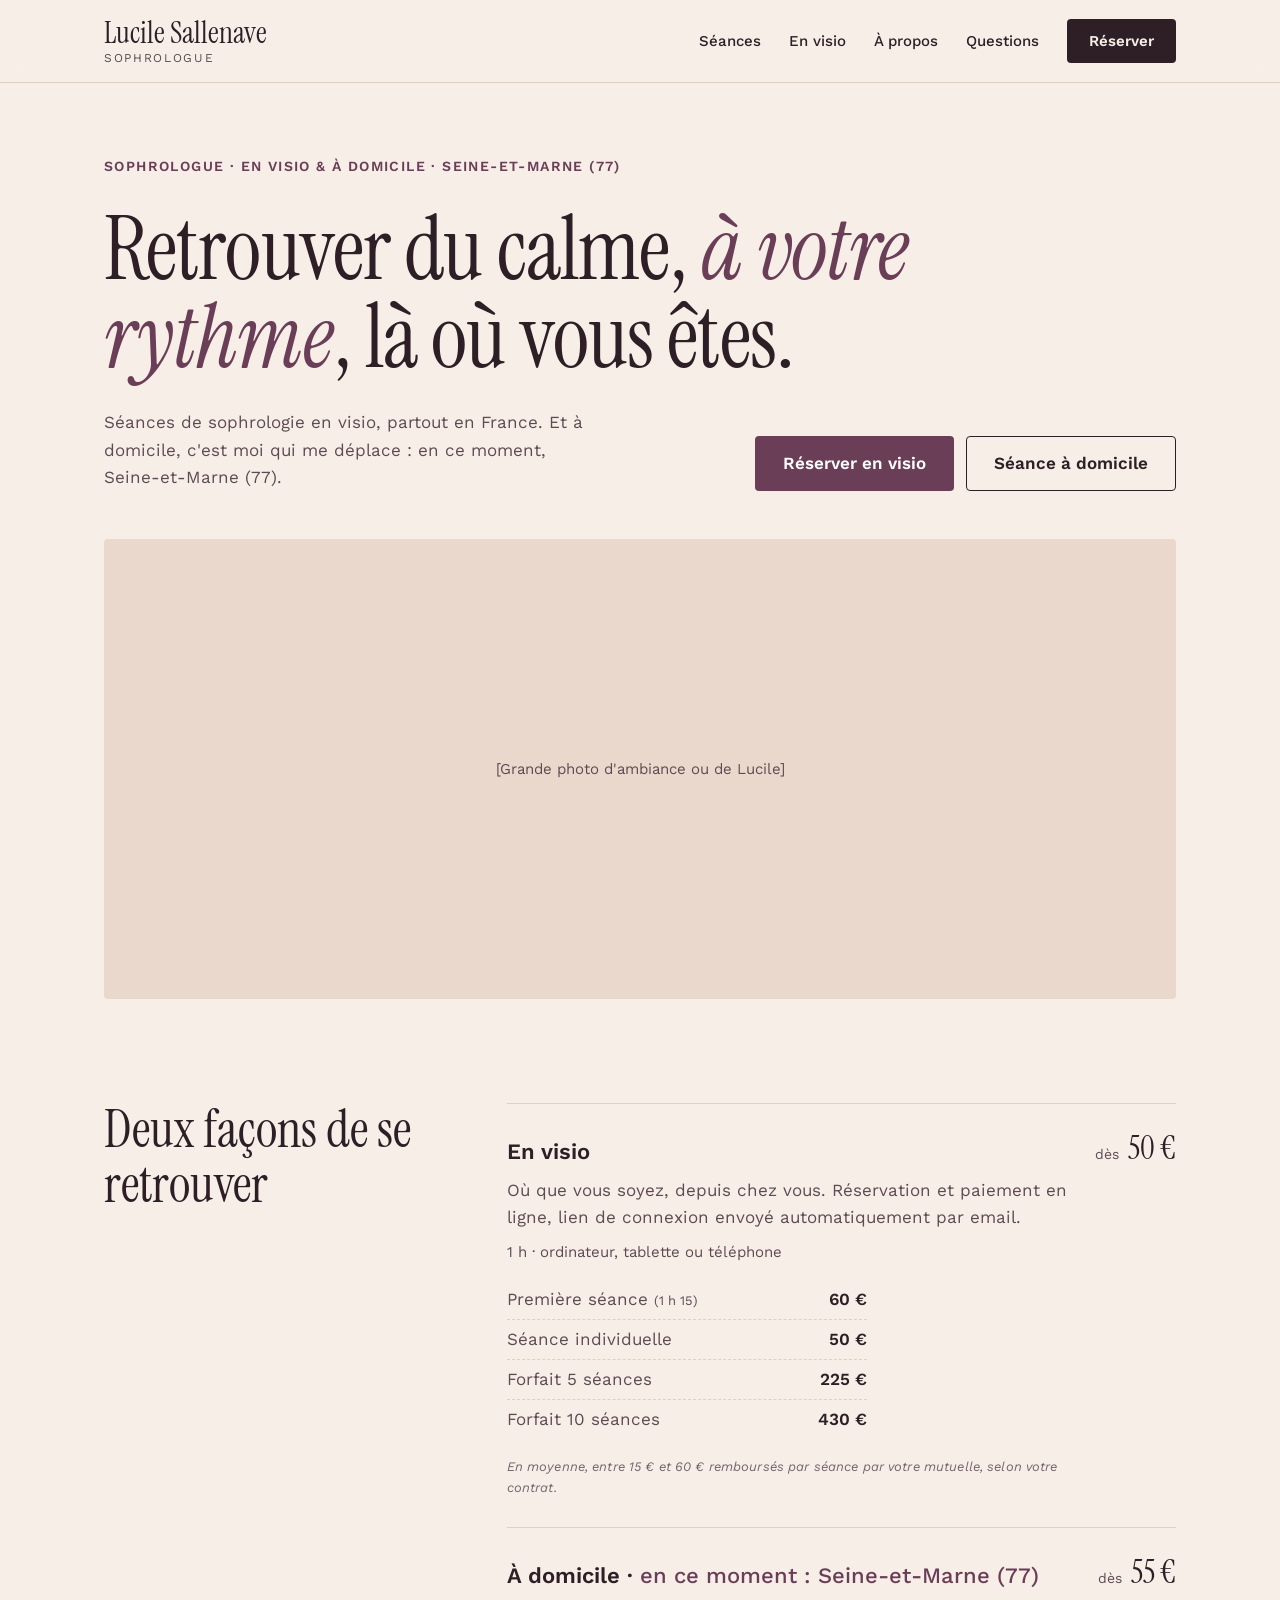
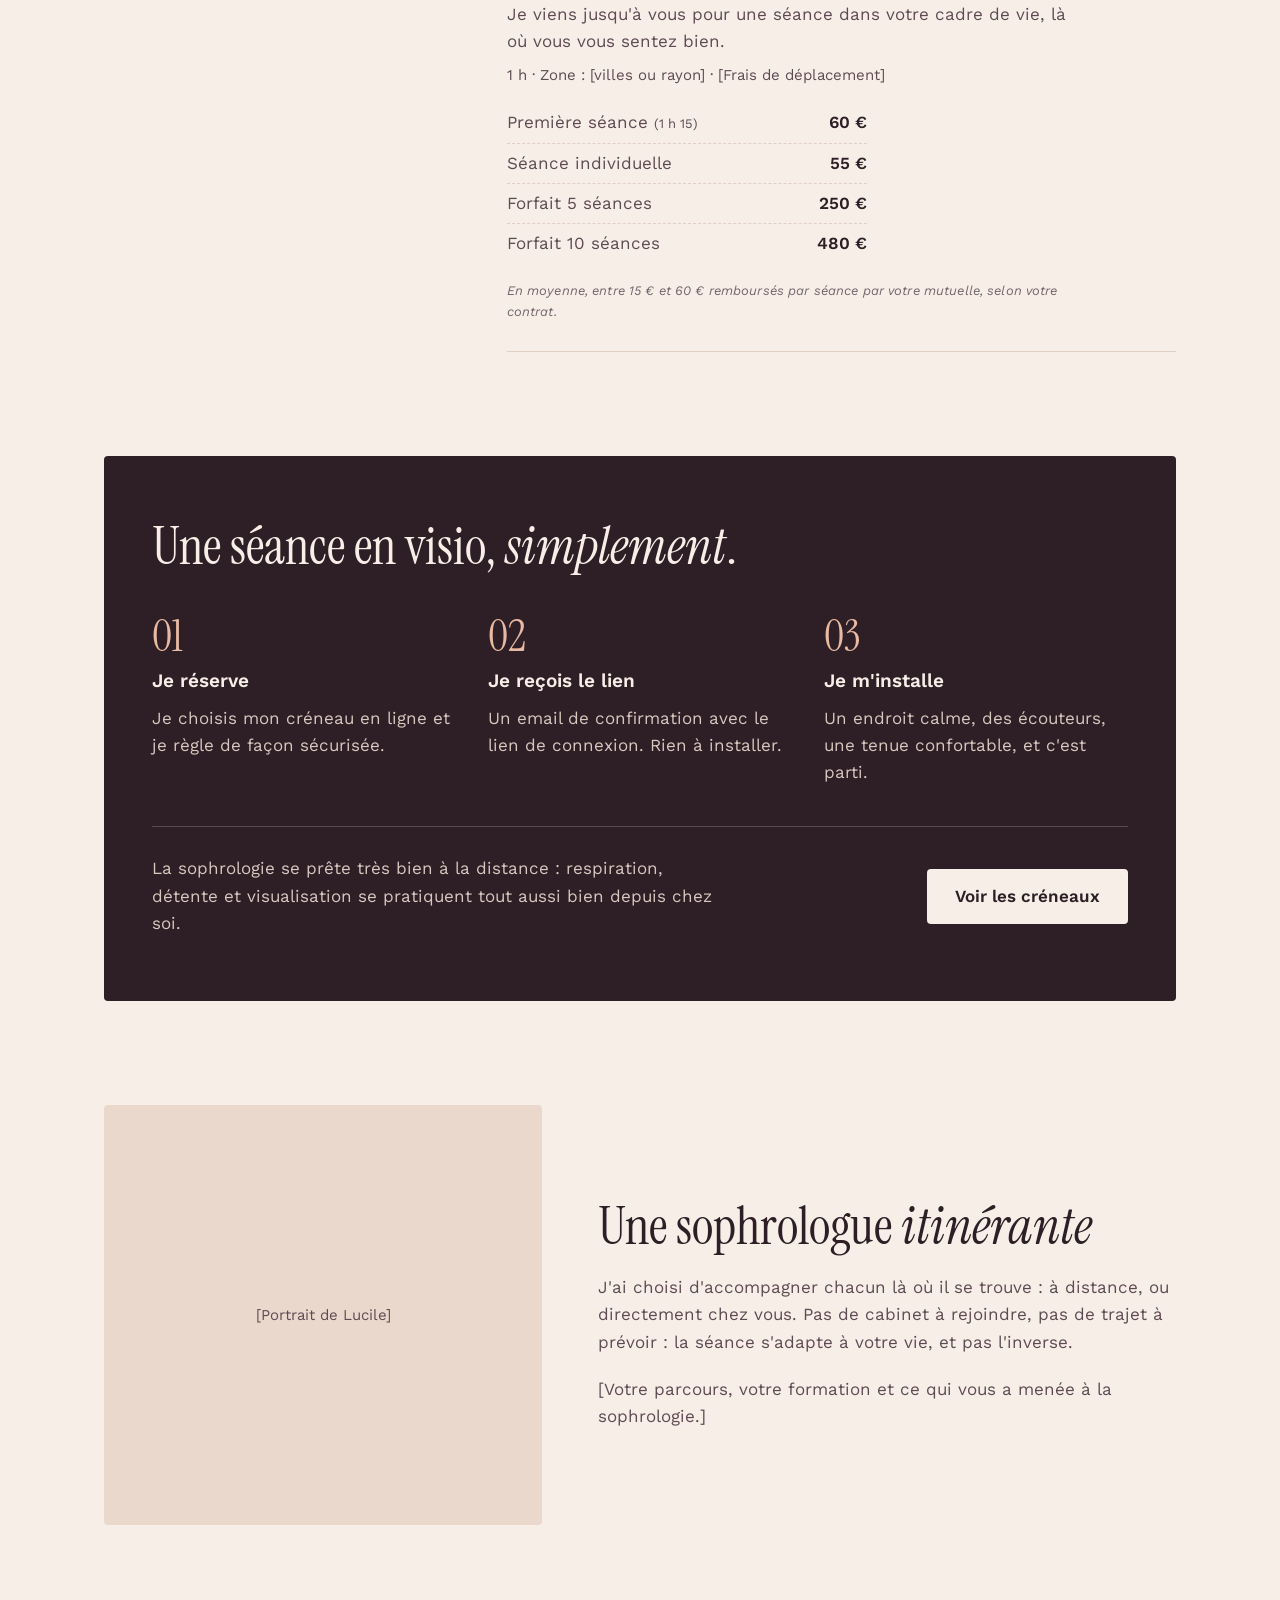
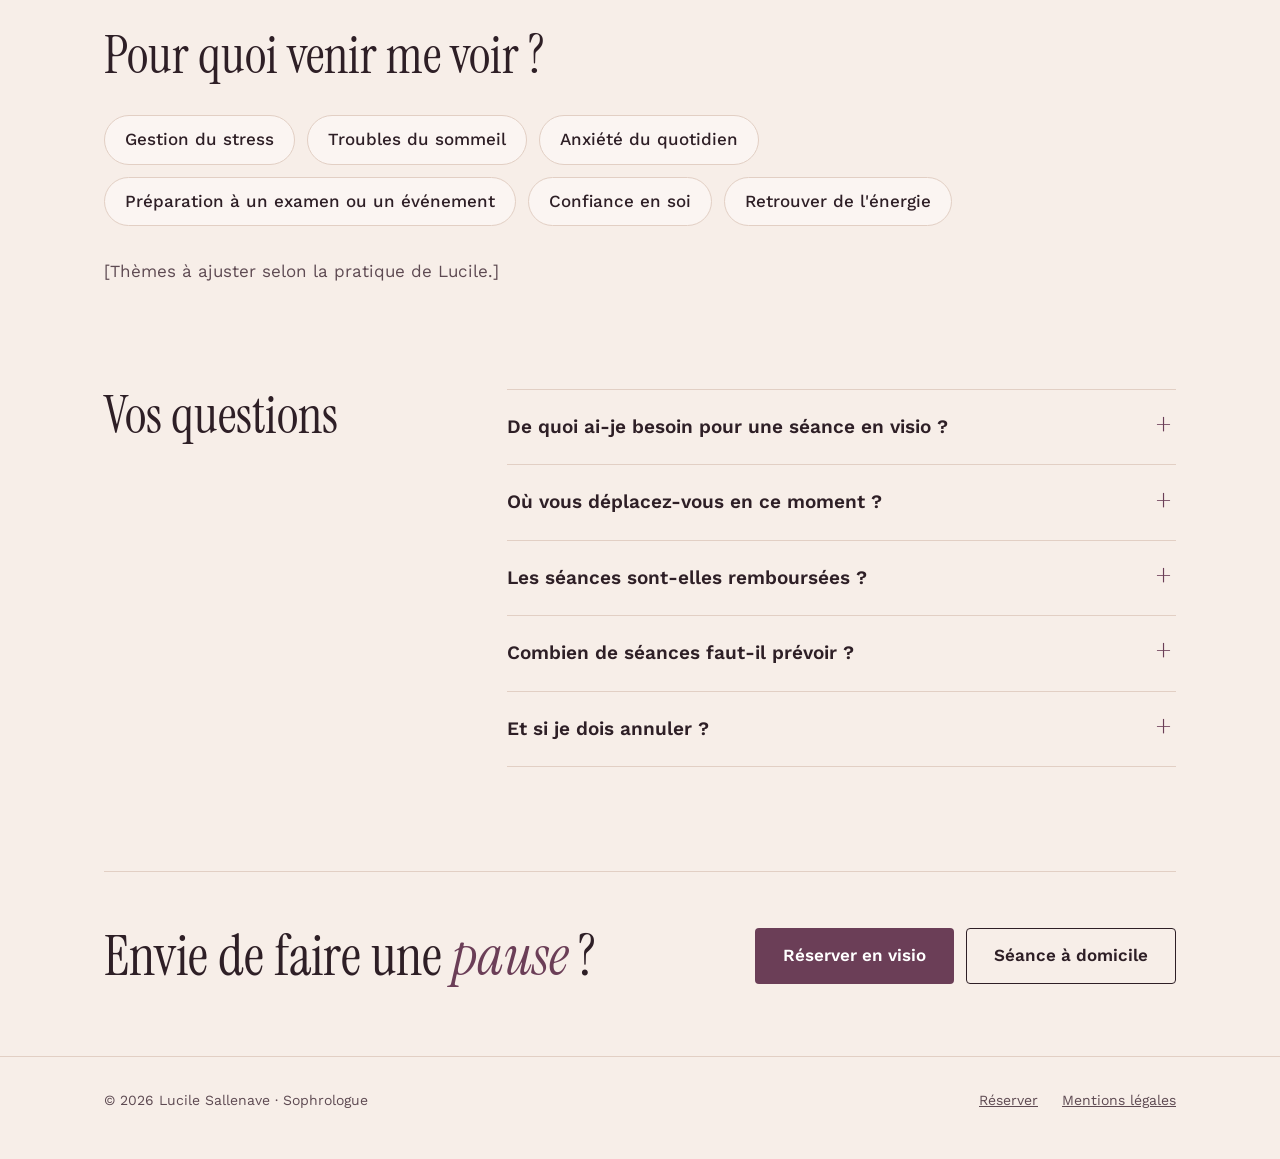
<file: index.html>
<!doctype html>
<html lang="fr">
<head>
<meta charset="utf-8">
<meta name="viewport" content="width=device-width, initial-scale=1">
<title>Lucile Sallenave · Sophrologue en visio et à domicile en Seine-et-Marne</title>
<meta name="description" content="Séances de sophrologie en visio partout en France, et à domicile en Seine-et-Marne (77). Réservation en ligne avec Lucile Sallenave, sophrologue itinérante.">
<meta property="og:type" content="website">
<meta property="og:title" content="Lucile Sallenave · Sophrologue en visio et à domicile (77)">
<meta property="og:description" content="Retrouver du calme, à votre rythme, là où vous êtes. Séances en visio partout en France et à domicile en Seine-et-Marne.">
<meta property="og:locale" content="fr_FR">
<meta name="theme-color" content="#F7EEE8">
<link rel="icon" href="assets/favicon.svg" type="image/svg+xml">
<link rel="preconnect" href="https://fonts.googleapis.com">
<link rel="preconnect" href="https://fonts.gstatic.com" crossorigin>
<link href="https://fonts.googleapis.com/css2?family=Instrument+Serif:ital@0;1&family=Work+Sans:wght@400;500;600&display=swap" rel="stylesheet">
<link rel="stylesheet" href="assets/style.css">
<script type="application/ld+json">
{
  "@context": "https://schema.org",
  "@type": "ProfessionalService",
  "name": "Lucile Sallenave, sophrologue",
  "description": "Séances de sophrologie en visio partout en France et à domicile en Seine-et-Marne.",
  "areaServed": [
    { "@type": "AdministrativeArea", "name": "Seine-et-Marne" },
    { "@type": "Country", "name": "France" }
  ],
  "knowsLanguage": "fr"
}
</script>
</head>
<body>
<a class="evitement" href="#contenu">Aller au contenu</a>

<header class="entete">
  <div class="conteneur">
    <a class="logo" href="./">Lucile Sallenave<span>Sophrologue</span></a>
    <button class="menu-bouton" type="button" aria-expanded="false" aria-controls="nav" aria-label="Ouvrir le menu">
      <svg width="24" height="24" viewBox="0 0 24 24" fill="none" stroke="currentColor" stroke-width="1.8" stroke-linecap="round" aria-hidden="true"><path d="M4 7h16M4 12h16M4 17h16"/></svg>
    </button>
    <nav class="nav" id="nav" aria-label="Navigation principale">
      <a href="#seances">Séances</a>
      <a href="#visio">En visio</a>
      <a href="#apropos">À propos</a>
      <a href="#questions">Questions</a>
      <a class="bouton bouton--sombre" href="#reserver">Réserver</a>
    </nav>
  </div>
</header>

<main id="contenu" class="conteneur">

  <section class="accueil" aria-labelledby="titre-accueil">
    <span class="surtitre">Sophrologue · En visio<span data-domicile> &amp; à domicile · <span data-lieu>Seine-et-Marne (77)</span></span></span>
    <h1 id="titre-accueil">Retrouver du calme, <span class="italique accent">à votre rythme</span>, là où vous êtes.</h1>
    <div class="accueil__bas">
      <p class="doux">Séances de sophrologie en visio, partout en France.<span data-domicile> Et à domicile, c'est moi qui me déplace&nbsp;: en ce moment, <span data-lieu>Seine-et-Marne (77)</span>.</span></p>
      <div class="boutons">
        <a class="bouton bouton--plein" href="#reserver">Réserver en visio</a>
        <a class="bouton bouton--contour" href="#reserver" data-domicile>Séance à domicile</a>
      </div>
    </div>
  </section>

  <!-- Remplacer par : <img src="assets/photos/accueil.jpg" alt="…"> -->
  <div class="photo photo--large">[Grande photo d'ambiance ou de Lucile]</div>

  <section id="seances" class="seances" aria-labelledby="titre-seances">
    <h2 id="titre-seances" class="titre-section">Deux façons de se retrouver</h2>
    <div class="seances__liste">
      <article class="seance">
        <div class="seance__texte">
          <h3>En visio</h3>
          <p class="doux">Où que vous soyez, depuis chez vous. Réservation et paiement en ligne, lien de connexion envoyé automatiquement par email.</p>
          <p class="seance__details">1 h · ordinateur, tablette ou téléphone</p>
          <dl class="forfaits">
            <div><dt>Première séance <small>(1 h 15)</small></dt><dd>60 €</dd></div>
            <div><dt>Séance individuelle</dt><dd>50 €</dd></div>
            <div><dt>Forfait 5 séances</dt><dd>225 €</dd></div>
            <div><dt>Forfait 10 séances</dt><dd>430 €</dd></div>
          </dl>
          <p class="mutuelle">En moyenne, entre 15&nbsp;€ et 60&nbsp;€ remboursés par séance par votre mutuelle, selon votre contrat.</p>
        </div>
        <p class="seance__prix"><span class="seance__des">dès</span> 50 €</p>
      </article>
      <article class="seance" data-domicile>
        <div class="seance__texte">
          <h3>À domicile · <span class="lieu-actuel">en ce moment&nbsp;: <span data-lieu>Seine-et-Marne (77)</span></span></h3>
          <p class="doux">Je viens jusqu'à vous pour une séance dans votre cadre de vie, là où vous vous sentez bien.</p>
          <p class="seance__details">1 h · Zone&nbsp;: [villes ou rayon] · [Frais de déplacement]</p>
          <dl class="forfaits">
            <div><dt>Première séance <small>(1 h 15)</small></dt><dd>60 €</dd></div>
            <div><dt>Séance individuelle</dt><dd>55 €</dd></div>
            <div><dt>Forfait 5 séances</dt><dd>250 €</dd></div>
            <div><dt>Forfait 10 séances</dt><dd>480 €</dd></div>
          </dl>
          <p class="mutuelle">En moyenne, entre 15&nbsp;€ et 60&nbsp;€ remboursés par séance par votre mutuelle, selon votre contrat.</p>
        </div>
        <p class="seance__prix"><span class="seance__des">dès</span> 55 €</p>
      </article>
    </div>
  </section>

  <section id="visio" class="visio" aria-labelledby="titre-visio">
    <h2 id="titre-visio" class="titre-section">Une séance en visio, <span class="italique">simplement</span>.</h2>
    <ol class="etapes">
      <li class="etape">
        <span class="etape__num" aria-hidden="true">01</span>
        <h3>Je réserve</h3>
        <p>Je choisis mon créneau en ligne et je règle de façon sécurisée.</p>
      </li>
      <li class="etape">
        <span class="etape__num" aria-hidden="true">02</span>
        <h3>Je reçois le lien</h3>
        <p>Un email de confirmation avec le lien de connexion. Rien à installer.</p>
      </li>
      <li class="etape">
        <span class="etape__num" aria-hidden="true">03</span>
        <h3>Je m'installe</h3>
        <p>Un endroit calme, des écouteurs, une tenue confortable, et c'est parti.</p>
      </li>
    </ol>
    <div class="visio__pied">
      <p>La sophrologie se prête très bien à la distance&nbsp;: respiration, détente et visualisation se pratiquent tout aussi bien depuis chez soi.</p>
      <a class="bouton bouton--clair" href="#reserver">Voir les créneaux</a>
    </div>
  </section>

  <section id="apropos" class="apropos" aria-labelledby="titre-apropos">
    <!-- Remplacer par : <img src="assets/photos/portrait.jpg" alt="Lucile Sallenave, sophrologue"> -->
    <div class="photo photo--portrait">[Portrait de Lucile]</div>
    <div class="apropos__texte">
      <h2 id="titre-apropos" class="titre-section">Une sophrologue <span class="italique">itinérante</span></h2>
      <p class="doux">J'ai choisi d'accompagner chacun là où il se trouve&nbsp;: à distance, ou directement chez vous. Pas de cabinet à rejoindre, pas de trajet à prévoir&nbsp;: la séance s'adapte à votre vie, et pas l'inverse.</p>
      <p class="doux">[Votre parcours, votre formation et ce qui vous a menée à la sophrologie.]</p>
    </div>
  </section>

  <section class="themes" aria-labelledby="titre-themes">
    <h2 id="titre-themes" class="titre-section">Pour quoi venir me voir&nbsp;?</h2>
    <ul class="themes__liste">
      <li>Gestion du stress</li>
      <li>Troubles du sommeil</li>
      <li>Anxiété du quotidien</li>
      <li>Préparation à un examen ou un événement</li>
      <li>Confiance en soi</li>
      <li>Retrouver de l'énergie</li>
    </ul>
    <p class="doux">[Thèmes à ajuster selon la pratique de Lucile.]</p>
  </section>

  <section id="questions" class="questions" aria-labelledby="titre-questions">
    <h2 id="titre-questions" class="titre-section">Vos questions</h2>
    <div class="questions__liste">
      <details>
        <summary>De quoi ai-je besoin pour une séance en visio&nbsp;?</summary>
        <p>D'un ordinateur, d'une tablette ou d'un téléphone avec une connexion internet, d'un endroit calme où vous ne serez pas dérangé, et idéalement d'écouteurs. Prévoyez une tenue confortable et une chaise ou un endroit où vous allonger.</p>
      </details>
      <details data-domicile>
        <summary>Où vous déplacez-vous en ce moment&nbsp;?</summary>
        <p>Zone actuelle&nbsp;: <span data-lieu>Seine-et-Marne (77)</span>. [Zone d'intervention : villes ou rayon autour de…]. Des frais de déplacement peuvent s'appliquer selon la distance&nbsp;: [conditions].</p>
      </details>
      <details>
        <summary>Les séances sont-elles remboursées&nbsp;?</summary>
        <p>La sophrologie n'est pas prise en charge par l'Assurance Maladie, mais de nombreuses mutuelles proposent un forfait «&nbsp;médecines douces&nbsp;». Une facture vous est remise après chaque séance&nbsp;: renseignez-vous auprès de votre mutuelle.</p>
      </details>
      <details>
        <summary>Combien de séances faut-il prévoir&nbsp;?</summary>
        <p>[Nombre de séances habituel selon l'objectif, rythme conseillé.]</p>
      </details>
      <details>
        <summary>Et si je dois annuler&nbsp;?</summary>
        <p>[Conditions d'annulation et de report, ex. : gratuit jusqu'à 24 h avant la séance.]</p>
      </details>
    </div>
  </section>

  <!-- Liens à brancher sur l'outil de réservation (Calendly ou autre) -->
  <section id="reserver" class="reserver" aria-labelledby="titre-reserver">
    <h2 id="titre-reserver">Envie de faire une <span class="italique accent">pause</span>&nbsp;?</h2>
    <div class="boutons">
      <a class="bouton bouton--plein" href="#reserver">Réserver en visio</a>
      <a class="bouton bouton--contour" href="#reserver" data-domicile>Séance à domicile</a>
    </div>
  </section>

</main>

<footer class="pied">
  <div class="conteneur">
    <span>© <span id="annee">2026</span> Lucile Sallenave · Sophrologue</span>
    <div class="pied__liens">
      <a href="#reserver">Réserver</a>
      <a href="mentions-legales.html">Mentions légales</a>
    </div>
  </div>
</footer>

<script>
  (function () {
    var bouton = document.querySelector('.menu-bouton');
    var nav = document.getElementById('nav');
    function fermer() { nav.classList.remove('ouvert'); bouton.setAttribute('aria-expanded', 'false'); bouton.setAttribute('aria-label', 'Ouvrir le menu'); }
    bouton.addEventListener('click', function () {
      var ouvert = nav.classList.toggle('ouvert');
      bouton.setAttribute('aria-expanded', ouvert ? 'true' : 'false');
      bouton.setAttribute('aria-label', ouvert ? 'Fermer le menu' : 'Ouvrir le menu');
    });
    nav.querySelectorAll('a').forEach(function (a) { a.addEventListener('click', fermer); });
    document.getElementById('annee').textContent = new Date().getFullYear();
  })();
</script>
<script>
  /* Lieu d'activité : modifiable par Lucile dans son Google Sheet « Où suis-je en ce moment » */
  (function () {
    var URL = 'https://docs.google.com/spreadsheets/d/1NQDHjcdmUVDTtw9oaEPwlKMmxpvx9TxvbeEdoQunwtU/gviz/tq?tqx=out:csv&sheet=Lieu&range=B1:B2&headers=0';
    function cellules(csv) {
      return csv.trim().split(/\r?\n/).map(function (l) { return l.replace(/^"|"$/g, '').replace(/""/g, '"').trim(); });
    }
    fetch(URL, { cache: 'no-store' }).then(function (r) { return r.ok ? r.text() : Promise.reject(); }).then(function (csv) {
      var v = cellules(csv), lieu = v[0], domicile = (v[1] || '').toUpperCase();
      if (lieu) document.querySelectorAll('[data-lieu]').forEach(function (el) { el.textContent = lieu; });
      if (domicile === 'NON') document.querySelectorAll('[data-domicile]').forEach(function (el) { el.hidden = true; });
    }).catch(function () { /* en cas de souci, le texte par défaut reste affiché */ });
  })();
</script>
</body>
</html>
</file>
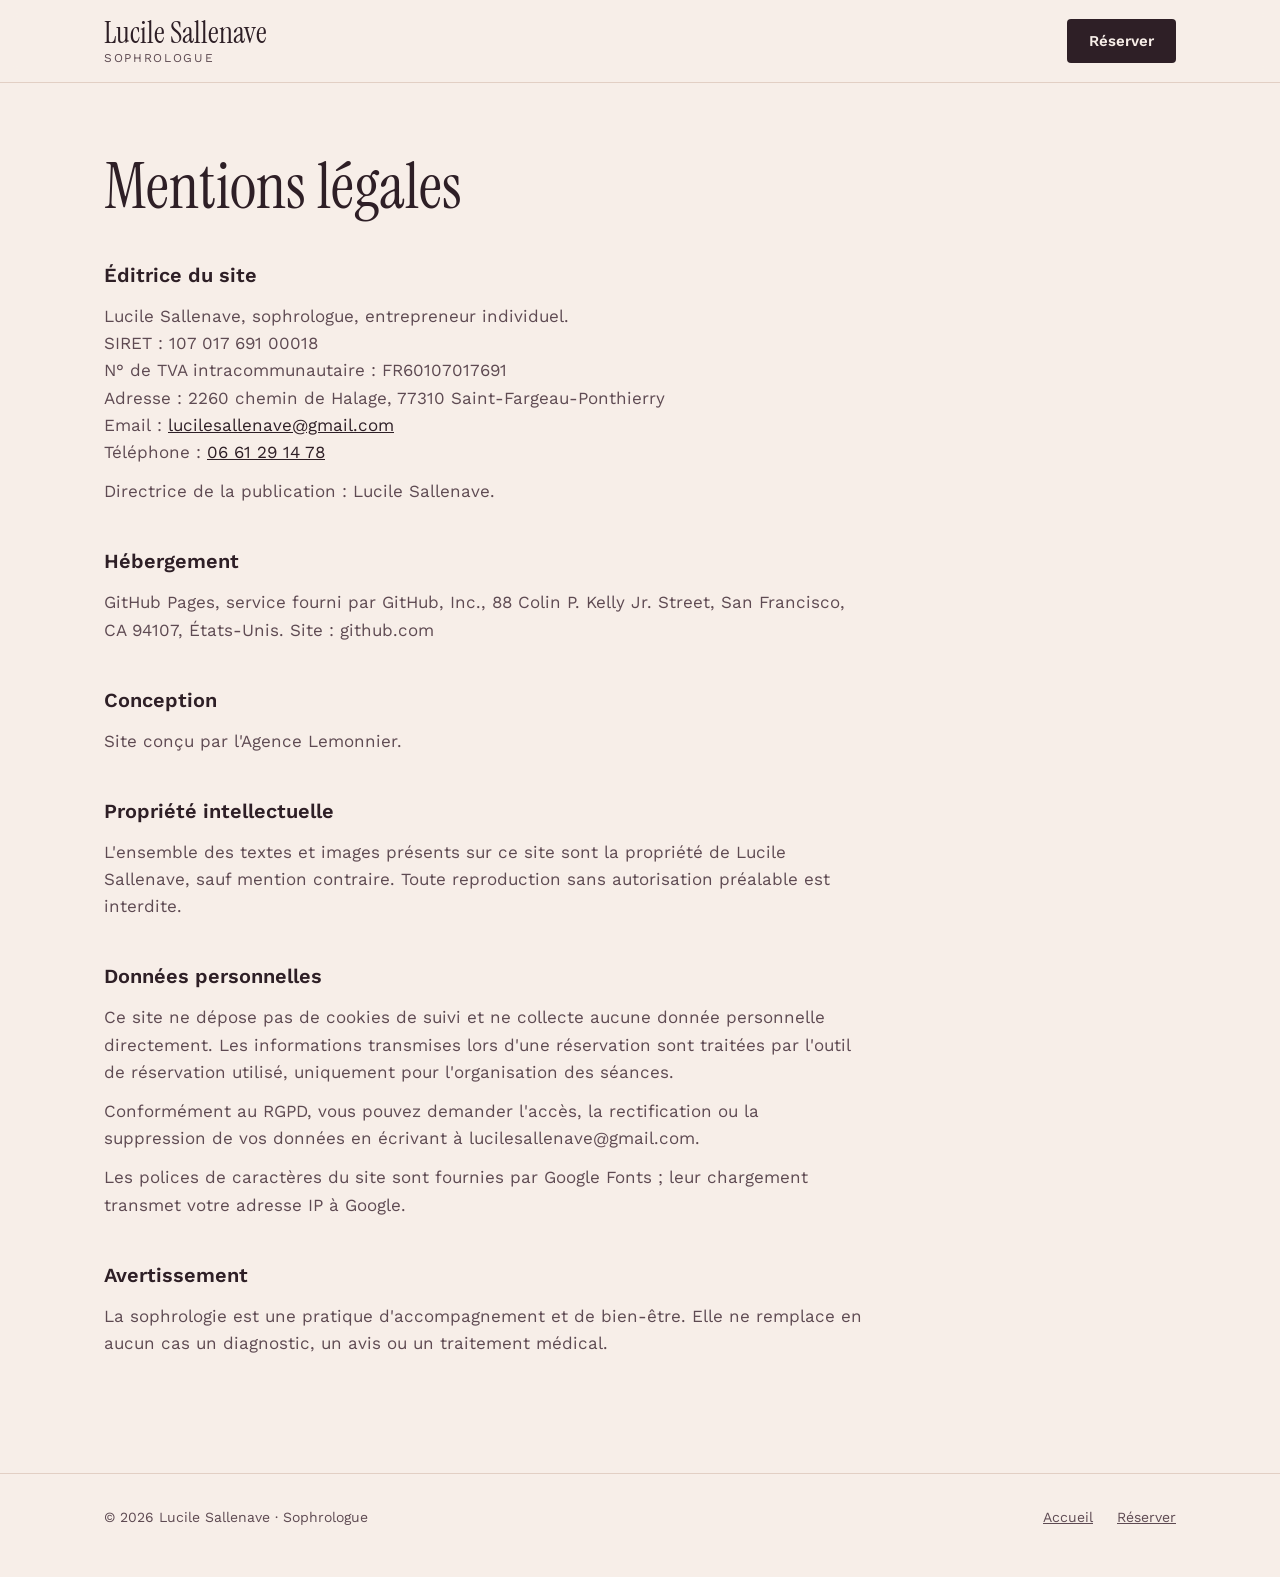
<file: mentions-legales.html>
<!doctype html>
<html lang="fr">
<head>
<meta charset="utf-8">
<meta name="viewport" content="width=device-width, initial-scale=1">
<title>Mentions légales · Lucile Sallenave, sophrologue</title>
<meta name="robots" content="noindex">
<meta name="theme-color" content="#F7EEE8">
<link rel="icon" href="assets/favicon.svg" type="image/svg+xml">
<link rel="preconnect" href="https://fonts.googleapis.com">
<link rel="preconnect" href="https://fonts.gstatic.com" crossorigin>
<link href="https://fonts.googleapis.com/css2?family=Instrument+Serif:ital@0;1&family=Work+Sans:wght@400;500;600&display=swap" rel="stylesheet">
<link rel="stylesheet" href="assets/style.css">
</head>
<body>
<a class="evitement" href="#contenu">Aller au contenu</a>

<header class="entete">
  <div class="conteneur">
    <a class="logo" href="./">Lucile Sallenave<span>Sophrologue</span></a>
    <nav class="nav" aria-label="Navigation principale" style="display:flex;position:static;flex-direction:row;padding:0;border:0;background:none">
      <a class="bouton bouton--sombre" href="./#reserver">Réserver</a>
    </nav>
  </div>
</header>

<main id="contenu" class="conteneur">
  <div class="page-texte">
    <h1>Mentions légales</h1>

    <h2>Éditrice du site</h2>
    <p>Lucile Sallenave, sophrologue, entrepreneur individuel.<br>
    SIRET&nbsp;: 107 017 691 00018<br>
    N° de TVA intracommunautaire&nbsp;: FR60107017691<br>
    Adresse&nbsp;: 2260 chemin de Halage, 77310 Saint-Fargeau-Ponthierry<br>
    Email&nbsp;: <a href="mailto:lucilesallenave@gmail.com">lucilesallenave@gmail.com</a><br>
    Téléphone&nbsp;: <a href="tel:+33661291478">06 61 29 14 78</a></p>
    <p>Directrice de la publication&nbsp;: Lucile Sallenave.</p>

    <h2>Hébergement</h2>
    <p>GitHub Pages, service fourni par GitHub, Inc., 88 Colin P. Kelly Jr. Street, San Francisco, CA 94107, États-Unis. Site&nbsp;: github.com</p>

    <h2>Conception</h2>
    <p>Site conçu par l'Agence Lemonnier.</p>

    <h2>Propriété intellectuelle</h2>
    <p>L'ensemble des textes et images présents sur ce site sont la propriété de Lucile Sallenave, sauf mention contraire. Toute reproduction sans autorisation préalable est interdite.</p>

    <h2>Données personnelles</h2>
    <p>Ce site ne dépose pas de cookies de suivi et ne collecte aucune donnée personnelle directement. Les informations transmises lors d'une réservation sont traitées par l'outil de réservation utilisé, uniquement pour l'organisation des séances.</p>
    <p>Conformément au RGPD, vous pouvez demander l'accès, la rectification ou la suppression de vos données en écrivant à lucilesallenave@gmail.com.</p>
    <p>Les polices de caractères du site sont fournies par Google Fonts&nbsp;; leur chargement transmet votre adresse IP à Google.</p>

    <h2>Avertissement</h2>
    <p>La sophrologie est une pratique d'accompagnement et de bien-être. Elle ne remplace en aucun cas un diagnostic, un avis ou un traitement médical.</p>
  </div>
</main>

<footer class="pied">
  <div class="conteneur">
    <span>© 2026 Lucile Sallenave · Sophrologue</span>
    <div class="pied__liens">
      <a href="./">Accueil</a>
      <a href="./#reserver">Réserver</a>
    </div>
  </div>
</footer>
</body>
</html>
</file>
<file: assets/style.css>
/* Lucile Sallenave · Sophrologue — ambiance « Aube » */
:root {
  --fond: #F7EEE8;
  --fond-photo: #EAD8CD;
  --encre: #2E1F26;
  --texte-doux: #5E4A52;
  --ligne: #E2CFC4;
  --accent: #6B3E57;
  --accent-fonce: #5A3550;
  --peche: #E8B9A4;
  --sur-fonce: #D9C8C0;
  --serif: 'Instrument Serif', Georgia, serif;
  --sans: 'Work Sans', system-ui, -apple-system, sans-serif;
}

*, *::before, *::after { box-sizing: border-box; }
html { scroll-behavior: smooth; scroll-padding-top: 96px; }
body {
  margin: 0;
  background: var(--fond);
  color: var(--encre);
  font-family: var(--sans);
  font-size: 17px;
  line-height: 1.6;
  -webkit-font-smoothing: antialiased;
}
img { max-width: 100%; display: block; }
a { color: var(--encre); }
a:hover { color: var(--accent); }
h1, h2, h3 { margin: 0; }
p { margin: 0; }

.conteneur { max-width: 1120px; margin: 0 auto; padding: 0 24px; }
.serif { font-family: var(--serif); font-weight: 400; }
.italique { font-style: italic; }
.accent { color: var(--accent); }
.doux { color: var(--texte-doux); }

/* Lien d'évitement */
.evitement { position: absolute; left: -9999px; }
.evitement:focus { left: 16px; top: 16px; background: var(--encre); color: var(--fond); padding: 12px 16px; z-index: 100; }

/* Boutons */
.bouton {
  display: inline-flex; align-items: center; justify-content: center;
  min-height: 48px; padding: 14px 28px;
  border-radius: 4px; font-weight: 600; text-decoration: none;
  transition: background .2s, color .2s, border-color .2s;
}
.bouton--plein { background: var(--accent); color: #FFFFFF; }
.bouton--plein:hover { background: var(--accent-fonce); color: #FFFFFF; }
.bouton--contour { border: 1.5px solid var(--encre); color: var(--encre); padding: 13px 27px; }
.bouton--contour:hover { background: var(--encre); color: var(--fond); }
.bouton--sombre { background: var(--encre); color: var(--fond); }
.bouton--sombre:hover { background: var(--accent); color: #FFFFFF; }
.bouton--clair { background: var(--fond); color: var(--encre); }
.bouton--clair:hover { background: #FFFFFF; color: var(--accent); }

/* En-tête */
.entete {
  position: sticky; top: 0; z-index: 10;
  background: rgba(247, 238, 232, .94);
  backdrop-filter: blur(8px);
  border-bottom: 1px solid var(--ligne);
}
.entete .conteneur { display: flex; align-items: center; justify-content: space-between; gap: 16px; padding-top: 18px; padding-bottom: 18px; }
.logo { font-family: var(--serif); font-size: 30px; line-height: 1; text-decoration: none; }
.logo span { display: block; font-family: var(--sans); font-size: 12px; letter-spacing: .14em; text-transform: uppercase; color: var(--texte-doux); margin-top: 4px; }
.nav { display: flex; align-items: center; gap: 28px; font-size: 15px; font-weight: 500; }
.nav a:not(.bouton) { text-decoration: none; }
.nav .bouton { min-height: 44px; padding: 10px 22px; }
.menu-bouton {
  display: none; background: none; border: 0; padding: 10px; margin-right: -10px;
  min-width: 44px; min-height: 44px; cursor: pointer; color: var(--encre);
}

/* Accueil */
.accueil { padding: 72px 0 48px; display: flex; flex-direction: column; gap: 28px; }
.surtitre { font-size: 14px; font-weight: 600; letter-spacing: .1em; text-transform: uppercase; color: var(--accent); }
.accueil h1 { font-family: var(--serif); font-weight: 400; font-size: clamp(48px, 8vw, 88px); line-height: 1; letter-spacing: -.01em; max-width: 960px; }
.accueil__bas { display: flex; flex-wrap: wrap; align-items: flex-end; justify-content: space-between; gap: 24px; }
.accueil__bas p { max-width: 480px; }
.boutons { display: flex; flex-wrap: wrap; gap: 12px; }

.photo {
  border-radius: 4px; background: var(--fond-photo); overflow: hidden;
  display: flex; align-items: center; justify-content: center;
  color: var(--texte-doux); font-size: 15px; text-align: center; padding: 24px;
}
.photo img { width: 100%; height: 100%; object-fit: cover; }
.photo--large { height: clamp(260px, 38vw, 460px); margin-bottom: 104px; }
.photo--portrait { flex: 1 1 300px; height: 420px; }
.photo:has(img) { padding: 0; }

/* Titres de section */
.titre-section { font-family: var(--serif); font-weight: 400; font-size: clamp(38px, 5vw, 52px); line-height: 1.05; }
section { padding-bottom: 104px; }

/* Séances */
.seances { display: flex; flex-wrap: wrap; gap: 48px; }
.seances .titre-section { flex: 1 1 280px; }
.seances__liste { flex: 2 1 520px; }
.seance {
  display: flex; flex-wrap: wrap; justify-content: space-between; align-items: baseline; gap: 16px;
  padding: 28px 0; border-top: 1px solid var(--ligne);
}
.seance:last-child { border-bottom: 1px solid var(--ligne); }
.seance__texte { flex: 1 1 320px; display: flex; flex-direction: column; gap: 8px; }
.seance h3 { font-size: 22px; font-weight: 600; }
.seance__details { font-size: 15px; color: var(--texte-doux); }
.seance__prix { font-family: var(--serif); font-size: 32px; line-height: 1; }

.seance__des { font-family: var(--sans); font-size: 14px; color: var(--texte-doux); margin-right: 4px; }
.forfaits { margin: 8px 0 0; display: flex; flex-direction: column; max-width: 360px; }
.forfaits div { display: flex; justify-content: space-between; gap: 16px; padding: 6px 0; border-bottom: 1px dashed var(--ligne); }
.forfaits div:last-child { border-bottom: 0; }
.forfaits dt { color: var(--texte-doux); }
.forfaits dd { margin: 0; font-weight: 600; }

/* Bloc visio */
.visio {
  padding: 64px 48px; margin-bottom: 104px; border-radius: 4px;
  background: var(--encre); color: var(--fond);
  display: flex; flex-direction: column; gap: 40px;
}
.etapes { display: flex; flex-wrap: wrap; gap: 32px; margin: 0; padding: 0; list-style: none; }
.etape { flex: 1 1 240px; display: flex; flex-direction: column; gap: 8px; }
.etape__num { font-family: var(--serif); font-size: 44px; line-height: 1; color: var(--peche); }
.etape h3 { font-size: 19px; font-weight: 600; }
.etape p { color: var(--sur-fonce); }
.visio__pied { border-top: 1px solid rgba(247, 238, 232, .2); padding-top: 28px; display: flex; flex-wrap: wrap; justify-content: space-between; align-items: center; gap: 20px; }
.visio__pied p { color: var(--sur-fonce); max-width: 560px; }

/* À propos */
.apropos { display: flex; flex-wrap: wrap; gap: 56px; align-items: center; }
.apropos__texte { flex: 1 1 440px; display: flex; flex-direction: column; gap: 20px; }

/* Pour qui */
.themes { display: flex; flex-direction: column; gap: 32px; }
.themes__liste { display: flex; flex-wrap: wrap; gap: 12px; margin: 0; padding: 0; list-style: none; }
.themes__liste li { border: 1px solid var(--ligne); background: rgba(255,255,255,.4); border-radius: 999px; padding: 10px 20px; font-weight: 500; }

/* Questions */
.questions { display: flex; flex-wrap: wrap; gap: 48px; }
.questions .titre-section { flex: 1 1 280px; }
.questions__liste { flex: 2 1 520px; }
details { border-top: 1px solid var(--ligne); }
details:last-child { border-bottom: 1px solid var(--ligne); }
summary {
  list-style: none; cursor: pointer; padding: 22px 40px 22px 0; position: relative;
  font-size: 19px; font-weight: 600;
}
summary::-webkit-details-marker { display: none; }
summary::after {
  content: '+'; position: absolute; right: 4px; top: 50%; transform: translateY(-50%);
  font-family: var(--serif); font-size: 32px; font-weight: 400; color: var(--accent); transition: transform .2s;
}
details[open] summary::after { transform: translateY(-50%) rotate(45deg); }
details p { padding: 0 40px 24px 0; color: var(--texte-doux); }

/* Réserver */
.reserver {
  display: flex; flex-wrap: wrap; align-items: center; justify-content: space-between; gap: 24px;
  padding: 56px 0 72px; border-top: 1px solid var(--ligne);
}
.reserver h2 { font-family: var(--serif); font-weight: 400; font-size: clamp(40px, 5.5vw, 56px); line-height: 1; }

/* Pied de page */
.pied { border-top: 1px solid var(--ligne); }
.pied .conteneur { display: flex; flex-wrap: wrap; justify-content: space-between; gap: 16px; padding-top: 32px; padding-bottom: 48px; font-size: 14px; color: var(--texte-doux); }
.pied a { color: var(--texte-doux); }
.pied__liens { display: flex; flex-wrap: wrap; gap: 24px; }

/* Page texte (mentions légales) */
.page-texte { padding: 72px 0 104px; max-width: 760px; }
.page-texte h1 { font-family: var(--serif); font-weight: 400; font-size: clamp(44px, 6vw, 64px); line-height: 1; margin-bottom: 40px; }
.page-texte h2 { font-size: 20px; font-weight: 600; margin: 40px 0 12px; }
.page-texte p { color: var(--texte-doux); margin-bottom: 12px; }

:focus-visible { outline: 2px solid var(--accent); outline-offset: 3px; }

/* Mobile */
@media (max-width: 760px) {
  body { font-size: 16px; }
  .menu-bouton { display: inline-flex; align-items: center; justify-content: center; }
  .nav {
    display: none; position: absolute; left: 0; right: 0; top: 100%;
    flex-direction: column; align-items: stretch; gap: 0;
    background: var(--fond); border-bottom: 1px solid var(--ligne); padding: 8px 24px 24px;
  }
  .nav.ouvert { display: flex; }
  .nav a:not(.bouton) { padding: 14px 0; border-bottom: 1px solid var(--ligne); }
  .nav .bouton { margin-top: 16px; }
  .accueil { padding-top: 48px; }
  .boutons, .boutons .bouton { width: 100%; }
  .photo--large { margin-bottom: 72px; }
  section { padding-bottom: 72px; }
  .visio { padding: 40px 24px; margin-bottom: 72px; }
  .photo--portrait { height: 340px; }
  .seance__prix { display: none; }
}

@media (prefers-reduced-motion: reduce) {
  html { scroll-behavior: auto; }
  * { transition: none !important; }
}

[hidden] { display: none !important; }
.lieu-actuel { font-weight: 500; color: var(--accent); }
.forfaits small { font-size: 13px; }
.mutuelle { margin-top: 10px; font-size: 13px; font-style: italic; letter-spacing: .01em; color: #76646C; }
</file>
